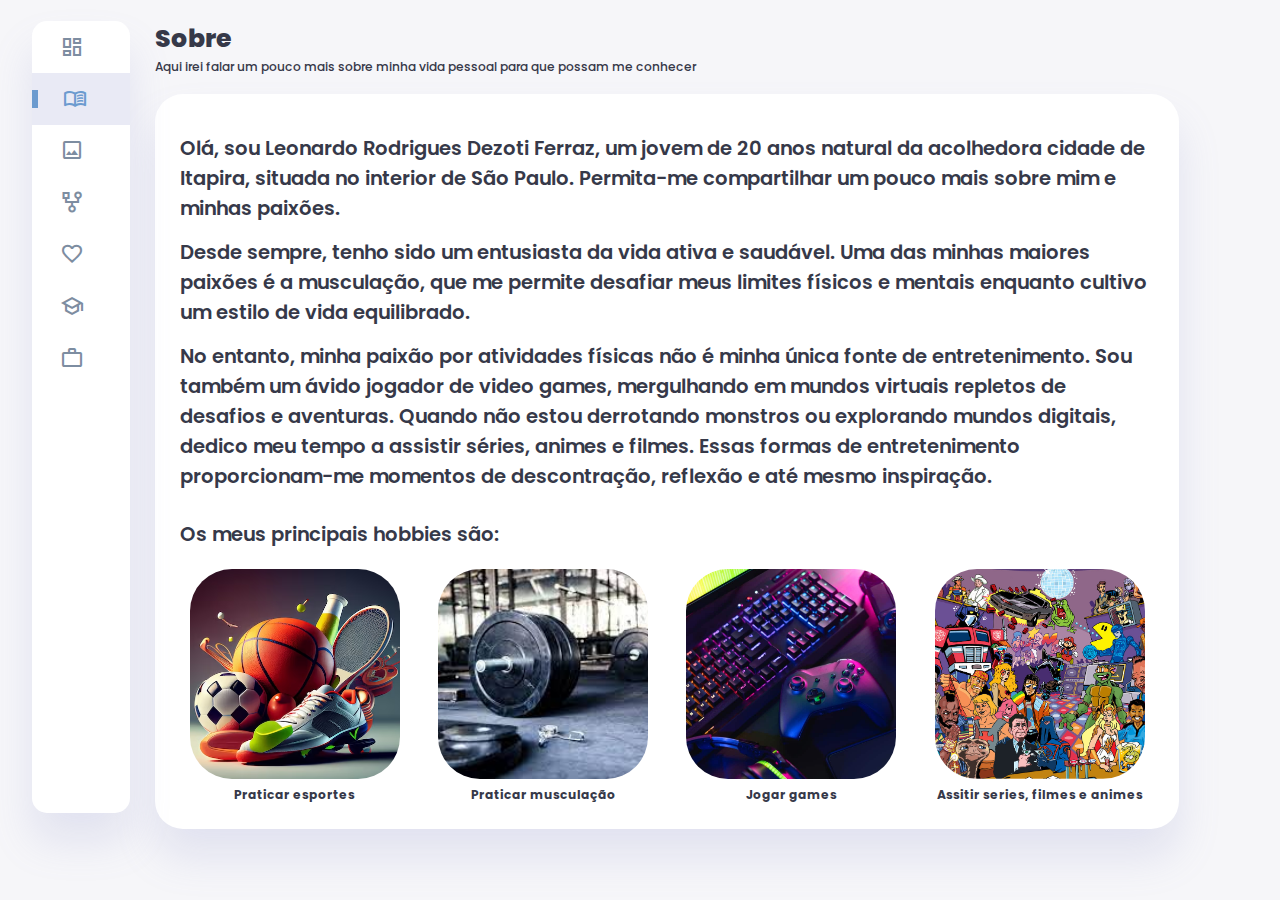
<file: index.html>
<!DOCTYPE html>
<html lang="pt">

<head>
  <meta charset="UTF-8" />
  <meta name="viewport" content="width=device-width, initial-scale=1.0" />
  <link href="https://fonts.googleapis.com/css2?family=Material+Symbols+Outlined" rel="stylesheet" />
  <link rel="stylesheet" href="style.css" />
  <title>Leonardo Dezoti - Pessoal e Profissional</title>
</head>

<body onload="loadSection('sobre')">
  <div class="container">
    <!--Sidebar Section-->
    <aside>
      <div class="toogle">
        <div class="logo">
          <img src="" />
        </div>
        <div class="close" id="close-btn">
          <span class="material-symbols-outlined">close</span>
      </div>
      </div>
      <div class="sidebar">
        <a href="#" id="close-btn">
          <span class="material-symbols-outlined"> dashboard </span>
          <h3>Dashboard</h3>
        </a>
        <a href="#" class="secao-link" onclick="loadSection('sobre')">
          <span class="material-symbols-outlined">menu_book</span>
          <h3>Sobre</h3>
        </a>

        <a href="#" class="secao-link" onclick="loadSection('galeria')">
          <span class="material-symbols-outlined"> image </span>
          <h3>Galeria</h3>
        </a>
        <a href="#" class="secao-link" onclick="loadSection('familia')">
          <span class="material-symbols-outlined"> family_history </span>
          <h3>Familia</h3>
        </a>
        <a href="#" class="secao-link" onclick="loadSection('namoro')">
          <span class="material-symbols-outlined"> favorite </span>
          <h3>Namoro</h3>
        </a>
        <a href="#" class="secao-link" onclick="loadSection('conhecimento')">
          <span class="material-symbols-outlined">school</span>
          <h3>Conhecimentos</h3>
        </a>
        <a href="#" class="secao-link" onclick="loadSection('experiencia')">
          <span class="material-symbols-outlined">work</span>
          <h3>Experiências</h3>
        </a>
      </div>
    </aside>
    <!--Sidebar Section End-->

    <!-- Main Content-->
    <main id="content">
      <script src="secoes.js"></script>
    </main>

    <!-- Main Content End-->

    <!-- Right Section -->
    <div class="right-section">
      <div class="nav">
        <button id="menu-btn">
          <span class="material-symbols-outlined"> dashboard </span>
        </button>
        <h1>Leonardo Dezoti</h1>
      </div>
      <!-- End of Nav -->

    </div>
    <script src="index.js"></script>
</body>

</html>
</file>
<file: style.css>
@import url("https://fonts.googleapis.com/css2?family=Poppins:wght@300;400;500;600;700;800&display=swap");

:root {
  --color-primary: #6C9BCF;
  --color-danger: #FF0060;
  --color-success: #1B9C85;
  --color-warning: #F7D060;
  --color-white: #fff;
  --color-info-dark: #7d8da1;
  --color-dark: #363949;
  --color-light: rgba(132, 139, 200, 0.18);
  --color-dark-variant: #677483;
  --color-background: #f6f6f9;

  --card-border-radius: 2rem;
  --border-radius-1: 0.4rem;
  --border-radius-2: 1.2rem;

  --card-padding: 1.8rem;
  --padding-1: 1.2rem;

  --box-shadow: 0 2rem 3rem var(--color-light);
}

* {
  margin: 0;
  padding: 0;
  outline: 0;
  appearance: 0;
  border: 0;
  text-decoration: none;
  box-sizing: border-box;
}

html {
  font-size: 14px;
}

body {
  width: 100vw;
  height: 100vh;
  font-family: "Poppins", sans-serif;
  font-size: 0.88rem;
  user-select: none;
  overflow-x: hidden;
  color: var(--color-dark);
  background-color: var(--color-background);
}

img {
  display: block;
  object-fit: cover;
}

a {
  color: var(--color-dark);
}

h1 {
  font-weight: 800;
  font-size: 1.8rem;
}

h2 {
  font-weight: 600;
  font-size: 1.4rem;
}

h3 {
  font-weight: 500;
  font-size: 0.87rem;
}

small {
  font-size: 0.76rem;
}

p {
  color: var(--color-dark-variant);
}

b {
  color: var(--color-dark);
}

.text-muted {
  color: var(--color-info-dark);
}

.primary {
  color: var(--color-primary);
}

.danger {
  color: var(--color-danger);
}

.success {
  color: var(--color-success);
}

.warning {
  color: var(--color-warning);
}

.container {
  display: grid;
  width: 96%;
  margin: 0 auto;
  gap: 1.8rem;
  grid-template-columns: 12rem auto 23rem;
}

aside {
  height: 100vh;
}

aside .toggle {
  display: flex;
  align-items: center;
  justify-content: space-between;
  margin-top: 1.4rem;
}

aside .toggle .logo {
  display: flex;
  gap: 0.5rem;
}

.logo img {
  width: 12rem;
  height: 12rem;
  margin-top: 1.5rem;
  border-radius: 100px;
}

.close {
  padding-right: 1rem;
  display: none;
}

aside .sidebar {
  display: flex;
  flex-direction: column;
  background-color: var(--color-white);
  box-shadow: var(--box-shadow);
  border-radius: 15px;
  height: 88vh;
  position: relative;
  top: 1.5rem;
  cursor: pointer;
  transition: all 0.3s ease;
}

aside .sidebar:hover {
  box-shadow: none;
}

aside .sidebar a {
  display: flex;
  align-items: center;
  color: var(--color-info-dark);
  height: 3.7rem;
  gap: 1rem;
  position: relative;
  margin-left: 2rem;
  transition: all 0.3s ease;
}

aside.sidebar a.secao-link span {
  font-size: 1.6rem;
  transform: all 0.3s ease;
}

aside .sidebar a.active {
  width: 100%;
  color: var(--color-primary);
  background-color: var(--color-light);
  margin-left: 0;
}

aside .sidebar a.active::before {
  content: '';
  width: 6px;
  height: 18px;
  background-color: var(--color-primary);
}

aside .sidebar a.active span {
  color: var(--color-primary);
  margin-left: calc(1rem - 3px);
}

aside .sidebar a.secao-link:hover {
  color: var(--color-primary);
}

aside .sidebar a.secao-link:hover span {
  margin-left: 0.6rem;
}

aside .sidebar .message-count {
  background-color: var(--color-danger);
  padding: 2px 6px;
  color: var(--color-white);
  font-size: 11px;
  border-radius: var(--border-radius-1);
}

main {
  margin-top: 1.4rem;
  width: 80vw;
}

.right-section {
  margin-top: 1.4rem;
}

.right-section .nav {
  display: flex;
  justify-content: end;
  gap: 2rem;
}

.right-section .nav button {
  display: none;
}

@media screen and (max-width: 1280px) {
  .container{
      width: 95%;
      grid-template-columns: 7rem auto 23rem;
  }

  aside .logo h2{
      display: none;
  }

  aside .sidebar h3{
      display: none;
  }

  aside .sidebar a{
      width: 5.6rem;
  }

  .logo{
    display: none;
  }

  .right-section{
    display: none;
  }

}

@media screen and (max-width: 768px) {
  body {
    font-size: 0.8rem;
  }

  .container {
    width: 100%;
    grid-template-columns: 1fr;
    padding: 0 var(--padding-1);
  }

  h1 {
    font-weight: 800;
    font-size: 1.4rem;
  }
  
  h2 {
    font-weight: 600;
    font-size: 1.1rem;
  }
  
  h3 {
    font-weight: 500;
    font-size: 0.77rem;
  }

  aside {
    position: fixed;
    background-color: var(--color-white);
    width: 15rem;
    z-index: 3;
    box-shadow: 1rem 3rem 4rem var(--color-light);
    height: 100vh;
    left: -100%;
    display: none;
    animation: showMenu 0.4s ease forwards;
  }

  img{
    width: 100%;
  }

  @keyframes showMenu {
    to {
      left: 0;
    }
  }

  main {
    width: 100%;
  }

  aside .logo {
    margin-left: 1rem;
  }

  aside .logo h2 {
    display: inline;
  }

  aside .sidebar h3 {
    display: inline;
  }

  aside .sidebar a {
    width: 100%;
    height: 3.4rem;
  }

  .close {
    display: flex;
    cursor: pointer;
    align-items: center;
    justify-content: center;
  }

  main {
    margin-top: 5rem;
    padding: 0 1rem;
  }

  .right-section {
    display: block;
    width: 94%;
    margin: 0 auto 4rem;
  }

  .right-section .nav {
    position: fixed;
    top: 0;
    left: 0;
    align-items: center;
    background-color: var(--color-white);
    padding: 0 var(--padding-1);
    height: 4.6rem;
    width: 100%;
    z-index: 2;
    box-shadow: 0 1rem 1rem var(--color-light);
    margin: 0;
  }

  .right-section .nav button {
    display: inline-block;
    background-color: transparent;
    cursor: pointer;
    color: var(--color-dark);
    position: absolute;
    left: 1rem;
  }

  .right-section .nav button span {
    font-size: 2rem;
  }

}
</file>
